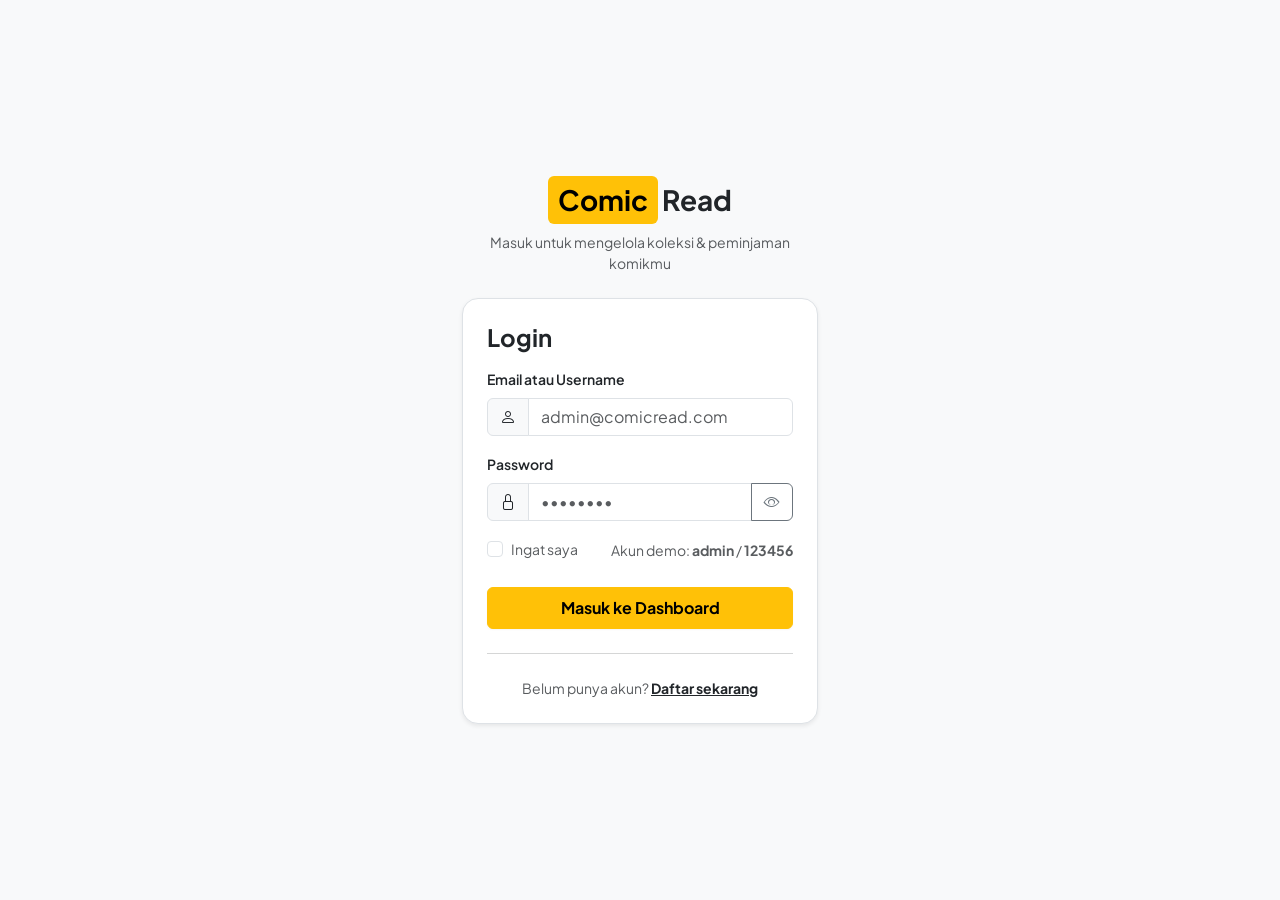
<file: index.html>
<!DOCTYPE html>
<html lang="id">

<head>
    <meta charset="UTF-8">
    <meta name="viewport" content="width=device-width, initial-scale=1.0">
    <title>Dashboard - Comic Read</title>
    <link href="https://cdn.jsdelivr.net/npm/bootstrap@5.3.3/dist/css/bootstrap.min.css" rel="stylesheet">
    <link href="https://cdn.jsdelivr.net/npm/bootstrap-icons@1.11.3/font/bootstrap-icons.min.css" rel="stylesheet">
    <link href="https://fonts.googleapis.com/css2?family=Plus+Jakarta+Sans:wght@400;500;600;700&display=swap"
        rel="stylesheet">
    <link rel="stylesheet" href="style.css">
</head>

<body data-page="dashboard">

    <!-- Navbar -->
    <nav class="navbar navbar-expand-lg navbar-light bg-light-custom border-bottom sticky-top py-2">
        <div class="container-fluid px-3 px-md-4">
            <div class="d-flex align-items-center gap-2">
                <button class="btn btn-outline-secondary d-lg-none" type="button" data-bs-toggle="offcanvas"
                    data-bs-target="#sidebarOffcanvas">
                    <i class="bi bi-list fs-5"></i>
                </button>
                <a class="navbar-brand d-flex align-items-center fw-bold fs-4 m-0" href="index.html">
                    <span class="badge-brand me-1">Comic</span><span class="text-dark">Read</span>
                </a>
            </div>
            <button class="btn btn-outline-secondary btn-sm px-3 py-1 bg-white shadow-xs" id="btnLogout">
                <i class="bi bi-box-arrow-right me-1"></i> Logout
            </button>
        </div>
    </nav>

    <!-- Main Container -->
    <div class="container-fluid px-3 px-md-4 py-4">
        <div class="row g-4">
            <!-- Sidebar -->
            <div class="col-lg-3 col-xl-2">
                <div class="offcanvas-lg offcanvas-start" tabindex="-1" id="sidebarOffcanvas">
                    <div class="offcanvas-header border-bottom">
                        <h5 class="offcanvas-title fw-bold"><span class="badge-brand me-1">Comic</span>Read</h5>
                        <button type="button" class="btn-close" data-bs-dismiss="offcanvas"
                            data-bs-target="#sidebarOffcanvas"></button>
                    </div>
                    <div class="offcanvas-body p-0">
                        <div class="list-group w-100 sidebar-menu shadow-sm rounded-3 overflow-hidden">
                            <a href="index.html" class="list-group-item list-group-item-action active"><i
                                    class="bi bi-grid-1x2-fill me-2"></i> Dashboard</a>
                            <a href="genre.html" class="list-group-item list-group-item-action"><i
                                    class="bi bi-tags-fill me-2"></i> Genre</a>
                            <a href="koleksi.html" class="list-group-item list-group-item-action"><i
                                    class="bi bi-book-half me-2"></i> Koleksi</a>
                            <a href="teman.html" class="list-group-item list-group-item-action"><i
                                    class="bi bi-people-fill me-2"></i> Teman</a>
                            <a href="peminjaman.html" class="list-group-item list-group-item-action"><i
                                    class="bi bi-arrow-left-right me-2"></i> Peminjaman</a>
                            <a href="laporan.html" class="list-group-item list-group-item-action"><i
                                    class="bi bi-file-earmark-bar-graph-fill me-2"></i> Laporan</a>
                        </div>
                    </div>
                </div>
            </div>

            <!-- Konten Dashboard -->
            <div class="col-lg-9 col-xl-10">
                <div class="d-flex justify-content-between align-items-center mb-3">
                    <h3 class="fw-bold text-dark m-0">Dashboard</h3>
                    <span class="text-muted small d-none d-sm-inline" id="currentDate"></span>
                </div>

                <!-- 4 Stat Cards -->
                <div class="row g-3 mb-4">
                    <div class="col-6 col-md-3">
                        <div class="card stat-card h-100">
                            <div class="card-body">
                                <div class="d-flex justify-content-between align-items-start">
                                    <div>
                                        <p class="text-muted small fw-medium mb-1">Total koleksi</p>
                                        <h3 class="fw-bold mb-0" id="stat-total">0</h3>
                                    </div>
                                    <span class="stat-icon bg-warning-subtle text-warning"><i
                                            class="bi bi-journal-bookmark-fill"></i></span>
                                </div>
                            </div>
                        </div>
                    </div>
                    <div class="col-6 col-md-3">
                        <div class="card stat-card h-100">
                            <div class="card-body">
                                <div class="d-flex justify-content-between align-items-start">
                                    <div>
                                        <p class="text-muted small fw-medium mb-1">Tersedia</p>
                                        <h3 class="fw-bold mb-0 text-success" id="stat-tersedia">0</h3>
                                    </div>
                                    <span class="stat-icon bg-success-subtle text-success"><i
                                            class="bi bi-check-circle-fill"></i></span>
                                </div>
                            </div>
                        </div>
                    </div>
                    <div class="col-6 col-md-3">
                        <div class="card stat-card h-100">
                            <div class="card-body">
                                <div class="d-flex justify-content-between align-items-start">
                                    <div>
                                        <p class="text-muted small fw-medium mb-1">Sedang dipinjam</p>
                                        <h3 class="fw-bold mb-0 text-primary" id="stat-dipinjam">0</h3>
                                    </div>
                                    <span class="stat-icon bg-primary-subtle text-primary"><i
                                            class="bi bi-clock-history"></i></span>
                                </div>
                            </div>
                        </div>
                    </div>
                    <div class="col-6 col-md-3">
                        <div class="card stat-card h-100">
                            <div class="card-body">
                                <div class="d-flex justify-content-between align-items-start">
                                    <div>
                                        <p class="text-muted small fw-medium mb-1">Teman</p>
                                        <h3 class="fw-bold mb-0" id="stat-teman">0</h3>
                                    </div>
                                    <span class="stat-icon bg-secondary-subtle text-secondary"><i
                                            class="bi bi-person-hearts"></i></span>
                                </div>
                            </div>
                        </div>
                    </div>
                </div>

                <!-- Tabel Sedang Dipinjam -->
                <div class="card border shadow-xs rounded-3 overflow-hidden">
                    <div
                        class="card-header bg-light-custom py-2 px-3 border-bottom d-flex justify-content-between align-items-center">
                        <span class="fw-semibold text-secondary small">Sedang dipinjam</span>
                        <a href="peminjaman.html" class="btn btn-sm btn-warning fw-medium">+ Catat Pinjaman</a>
                    </div>
                    <div class="table-responsive">
                        <table class="table table-hover align-middle mb-0">
                            <thead class="table-light">
                                <tr>
                                    <th class="ps-3">Koleksi</th>
                                    <th>Teman</th>
                                    <th>Sejak</th>
                                    <th class="text-end pe-3">Aksi</th>
                                </tr>
                            </thead>
                            <tbody id="dashboard-loan-table"></tbody>
                        </table>
                    </div>
                </div>
            </div>
        </div>
    </div>

    <script src="https://cdn.jsdelivr.net/npm/bootstrap@5.3.3/dist/js/bootstrap.bundle.min.js"></script>
    <script src="script.js"></script>
</body>

</html>
</file>
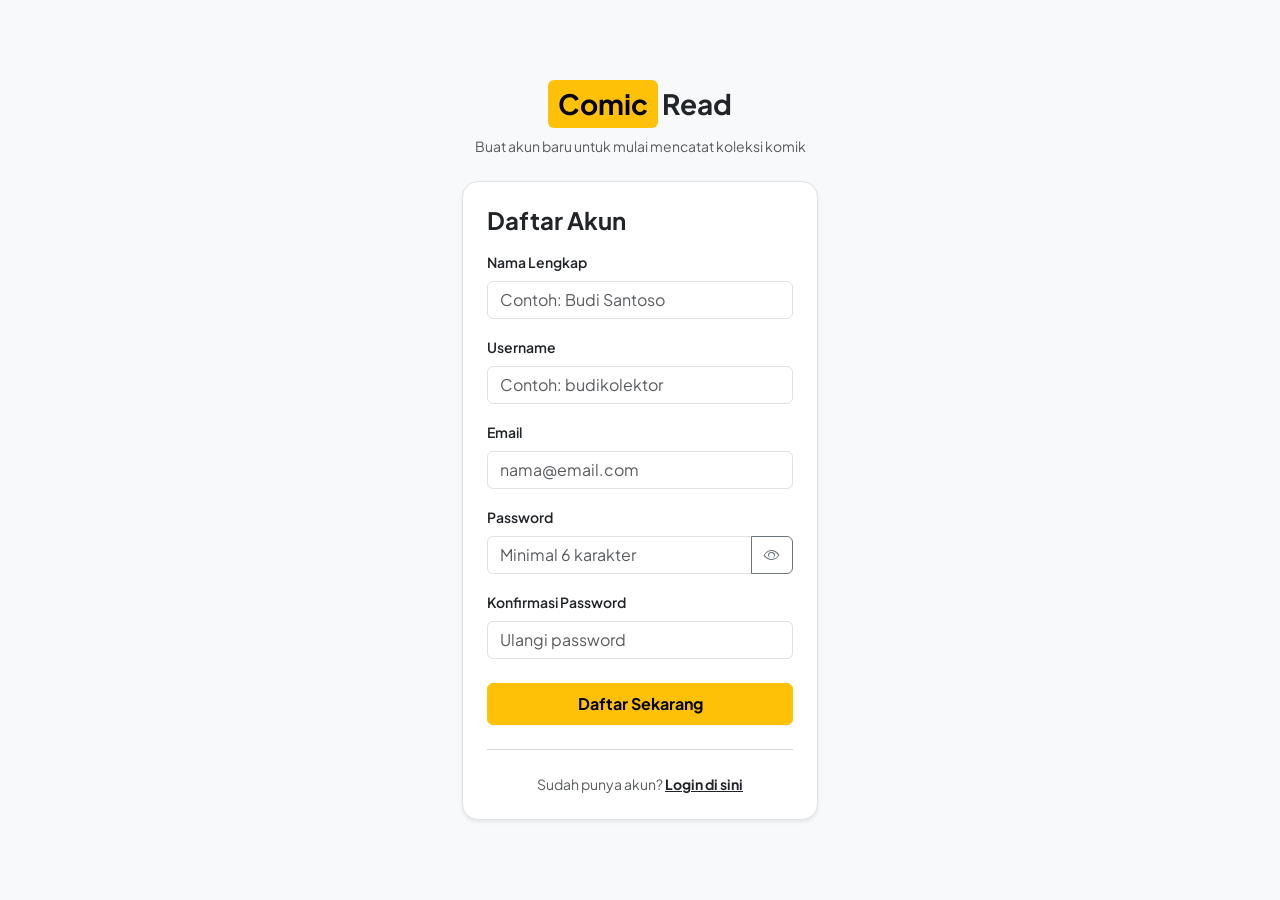
<file: daftar.html>
<!DOCTYPE html>
<html lang="id">

<head>
    <meta charset="UTF-8">
    <meta name="viewport" content="width=device-width, initial-scale=1.0">
    <title>Daftar Akun - Comic Read</title>
    <link href="https://cdn.jsdelivr.net/npm/bootstrap@5.3.3/dist/css/bootstrap.min.css" rel="stylesheet">
    <link href="https://cdn.jsdelivr.net/npm/bootstrap-icons@1.11.3/font/bootstrap-icons.min.css" rel="stylesheet">
    <link href="https://fonts.googleapis.com/css2?family=Plus+Jakarta+Sans:wght@400;500;600;700&display=swap"
        rel="stylesheet">
    <link rel="stylesheet" href="style.css">
</head>

<body data-page="daftar" class="bg-light-custom d-flex align-items-center min-vh-100 py-4">

    <div class="container">
        <div class="row justify-content-center">
            <div class="col-12 col-sm-10 col-md-8 col-lg-5 col-xl-4">

                <!-- Brand Logo -->
                <div class="text-center mb-4">
                    <a href="login.html" class="text-decoration-none d-inline-flex align-items-center fw-bold fs-3">
                        <span class="badge-brand me-1">Comic</span><span class="text-dark">Read</span>
                    </a>
                    <p class="text-muted small mt-2 mb-0">Buat akun baru untuk mulai mencatat koleksi komik</p>
                </div>

                <!-- Card Daftar -->
                <div class="card border shadow-sm rounded-4 p-3 p-md-4 bg-white">
                    <div class="card-body p-0">
                        <h4 class="fw-bold text-dark mb-3">Daftar Akun</h4>

                        <!-- Alert Pesan Error / Sukses -->
                        <div id="authAlert" class="alert d-none py-2 small" role="alert"></div>

                        <form id="formDaftar">
                            <div class="mb-3">
                                <label class="form-label small fw-semibold">Nama Lengkap</label>
                                <input type="text" class="form-control" id="regNama" placeholder="Contoh: Budi Santoso"
                                    required>
                            </div>

                            <div class="mb-3">
                                <label class="form-label small fw-semibold">Username</label>
                                <input type="text" class="form-control" id="regUsername"
                                    placeholder="Contoh: budikolektor" required>
                            </div>

                            <div class="mb-3">
                                <label class="form-label small fw-semibold">Email</label>
                                <input type="email" class="form-control" id="regEmail" placeholder="nama@email.com"
                                    required>
                            </div>

                            <div class="mb-3">
                                <label class="form-label small fw-semibold">Password</label>
                                <div class="input-group">
                                    <input type="password" class="form-control" id="regPassword"
                                        placeholder="Minimal 6 karakter" minlength="6" required>
                                    <button class="btn btn-outline-secondary" type="button" id="togglePassword">
                                        <i class="bi bi-eye"></i>
                                    </button>
                                </div>
                            </div>

                            <div class="mb-4">
                                <label class="form-label small fw-semibold">Konfirmasi Password</label>
                                <input type="password" class="form-control" id="regConfirmPassword"
                                    placeholder="Ulangi password" minlength="6" required>
                            </div>

                            <button type="submit" class="btn btn-warning w-100 fw-bold py-2 shadow-xs">
                                Daftar Sekarang
                            </button>
                        </form>

                        <hr class="my-4 text-muted">

                        <p class="text-center small text-muted mb-0">
                            Sudah punya akun?
                            <a href="login.html" class="fw-bold text-dark text-decoration-underline">Login di sini</a>
                        </p>
                    </div>
                </div>

            </div>
        </div>
    </div>

    <script src="https://cdn.jsdelivr.net/npm/bootstrap@5.3.3/dist/js/bootstrap.bundle.min.js"></script>
    <script src="script.js"></script>
</body>

</html>
</file>
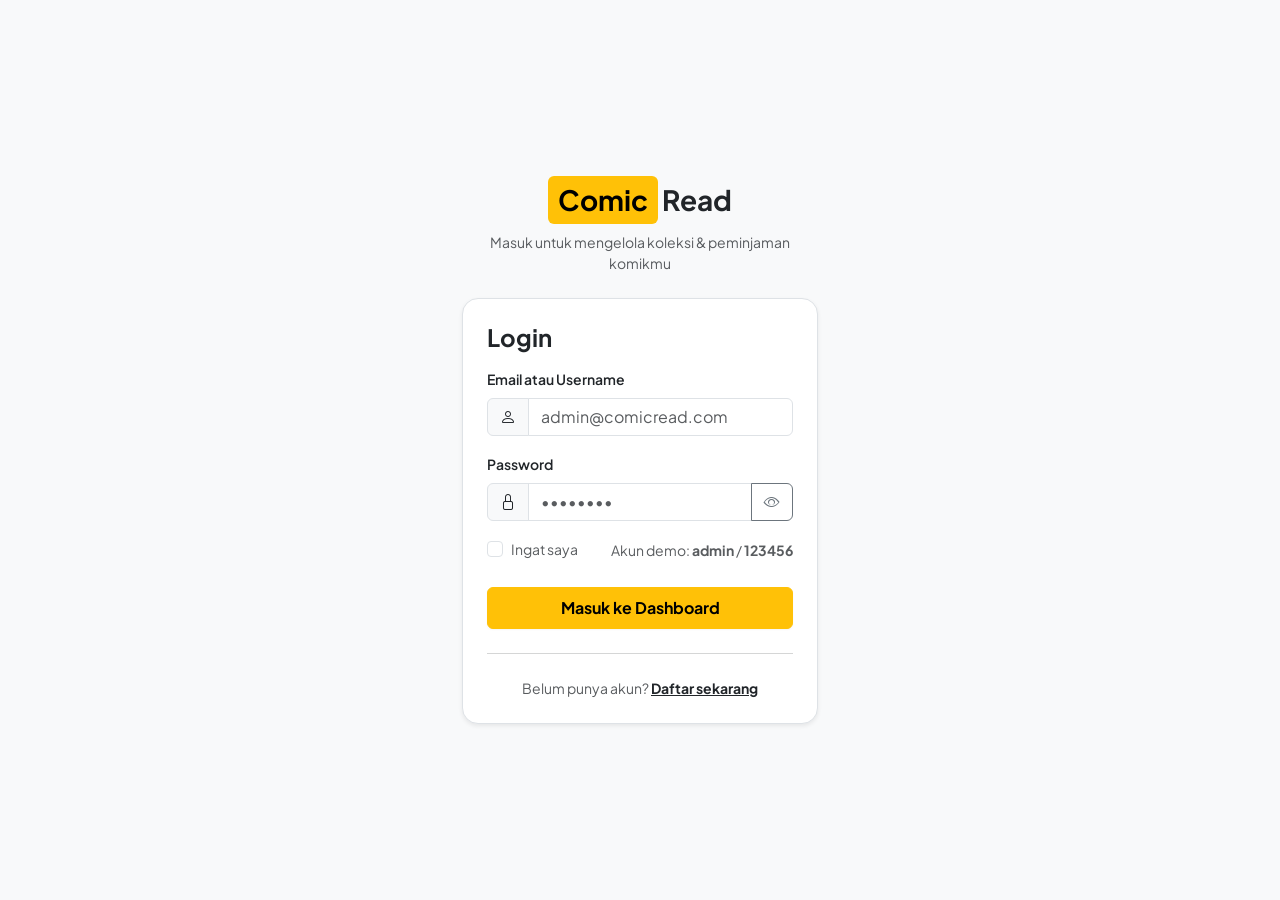
<file: genre.html>
<!DOCTYPE html>
<html lang="id">

<head>
    <meta charset="UTF-8">
    <meta name="viewport" content="width=device-width, initial-scale=1.0">
    <title>Genre - Comic Read</title>
    <link href="https://cdn.jsdelivr.net/npm/bootstrap@5.3.3/dist/css/bootstrap.min.css" rel="stylesheet">
    <link href="https://cdn.jsdelivr.net/npm/bootstrap-icons@1.11.3/font/bootstrap-icons.min.css" rel="stylesheet">
    <link href="https://fonts.googleapis.com/css2?family=Plus+Jakarta+Sans:wght@400;500;600;700&display=swap"
        rel="stylesheet">
    <link rel="stylesheet" href="style.css">
</head>

<body data-page="genre">

    <!-- Navbar -->
    <nav class="navbar navbar-expand-lg navbar-light bg-light-custom border-bottom sticky-top py-2">
        <div class="container-fluid px-3 px-md-4">
            <div class="d-flex align-items-center gap-2">
                <button class="btn btn-outline-secondary d-lg-none" type="button" data-bs-toggle="offcanvas"
                    data-bs-target="#sidebarOffcanvas">
                    <i class="bi bi-list fs-5"></i>
                </button>
                <a class="navbar-brand d-flex align-items-center fw-bold fs-4 m-0" href="index.html">
                    <span class="badge-brand me-1">Comic</span><span class="text-dark">Read</span>
                </a>
            </div>
            <button class="btn btn-outline-secondary btn-sm px-3 py-1 bg-white shadow-xs" id="btnLogout">
                <i class="bi bi-box-arrow-right me-1"></i> Logout
            </button>
        </div>
    </nav>

    <!-- Main Container -->
    <div class="container-fluid px-3 px-md-4 py-4">
        <div class="row g-4">
            <!-- Sidebar -->
            <div class="col-lg-3 col-xl-2">
                <div class="offcanvas-lg offcanvas-start" tabindex="-1" id="sidebarOffcanvas">
                    <div class="offcanvas-header border-bottom">
                        <h5 class="offcanvas-title fw-bold"><span class="badge-brand me-1">Comic</span>Read</h5>
                        <button type="button" class="btn-close" data-bs-dismiss="offcanvas"
                            data-bs-target="#sidebarOffcanvas"></button>
                    </div>
                    <div class="offcanvas-body p-0">
                        <div class="list-group w-100 sidebar-menu shadow-sm rounded-3 overflow-hidden">
                            <a href="index.html" class="list-group-item list-group-item-action"><i
                                    class="bi bi-grid-1x2-fill me-2"></i> Dashboard</a>
                            <a href="genre.html" class="list-group-item list-group-item-action active"><i
                                    class="bi bi-tags-fill me-2"></i> Genre</a>
                            <a href="koleksi.html" class="list-group-item list-group-item-action"><i
                                    class="bi bi-book-half me-2"></i> Koleksi</a>
                            <a href="teman.html" class="list-group-item list-group-item-action"><i
                                    class="bi bi-people-fill me-2"></i> Teman</a>
                            <a href="peminjaman.html" class="list-group-item list-group-item-action"><i
                                    class="bi bi-arrow-left-right me-2"></i> Peminjaman</a>
                            <a href="laporan.html" class="list-group-item list-group-item-action"><i
                                    class="bi bi-file-earmark-bar-graph-fill me-2"></i> Laporan</a>
                        </div>
                    </div>
                </div>
            </div>

            <!-- Konten Genre -->
            <div class="col-lg-9 col-xl-10">
                <div class="d-flex flex-wrap justify-content-between align-items-center gap-2 mb-3">
                    <h3 class="fw-bold text-dark m-0">Manajemen Genre</h3>
                    <button class="btn btn-warning fw-semibold" data-bs-toggle="modal" data-bs-target="#modalGenre">
                        <i class="bi bi-plus-lg me-1"></i> Tambah Genre
                    </button>
                </div>
                <div class="card border shadow-xs rounded-3 overflow-hidden">
                    <div class="table-responsive">
                        <table class="table table-hover align-middle mb-0">
                            <thead class="table-light">
                                <tr>
                                    <th class="ps-3" width="60">#</th>
                                    <th>Nama Genre</th>
                                    <th>Jumlah Koleksi</th>
                                    <th class="text-end pe-3">Aksi</th>
                                </tr>
                            </thead>
                            <tbody id="table-genre"></tbody>
                        </table>
                    </div>
                </div>
            </div>
        </div>
    </div>

    <!-- Modal Tambah Genre -->
    <div class="modal fade" id="modalGenre" tabindex="-1">
        <div class="modal-dialog modal-dialog-centered">
            <form class="modal-content" id="formGenre">
                <div class="modal-header">
                    <h5 class="modal-title fw-bold">Tambah Genre Baru</h5>
                    <button type="button" class="btn-close" data-bs-dismiss="modal"></button>
                </div>
                <div class="modal-body">
                    <label class="form-label">Nama Genre</label>
                    <input type="text" class="form-control" id="inputGenreNama"
                        placeholder="Contoh: Action, Romance, Slice of Life" required>
                </div>
                <div class="modal-footer">
                    <button type="button" class="btn btn-light" data-bs-dismiss="modal">Batal</button>
                    <button type="submit" class="btn btn-warning fw-semibold">Simpan</button>
                </div>
            </form>
        </div>
    </div>

    <script src="https://cdn.jsdelivr.net/npm/bootstrap@5.3.3/dist/js/bootstrap.bundle.min.js"></script>
    <script src="script.js"></script>
</body>

</html>
</file>
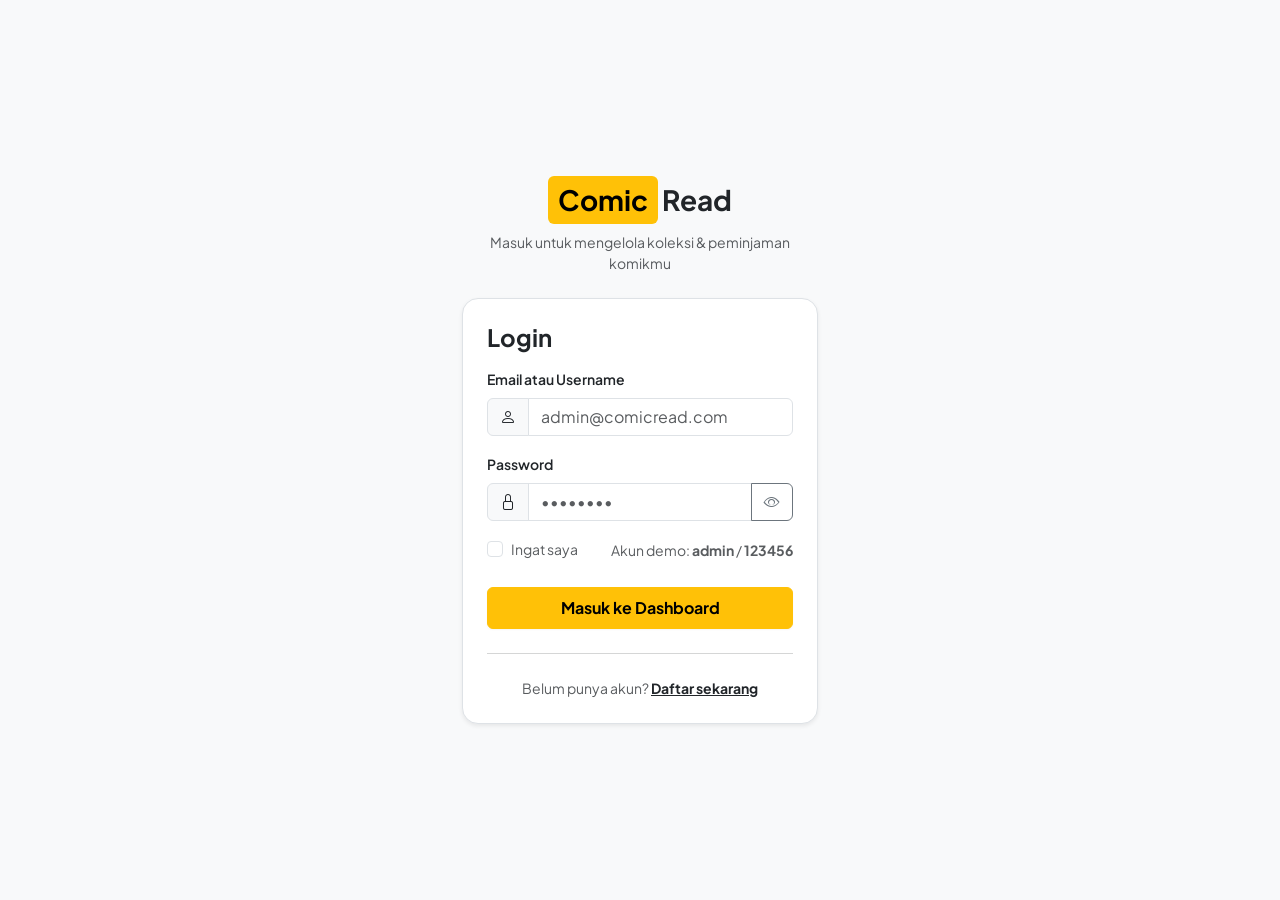
<file: koleksi.html>
<!DOCTYPE html>
<html lang="id">

<head>
    <meta charset="UTF-8">
    <meta name="viewport" content="width=device-width, initial-scale=1.0">
    <title>Koleksi - Comic Read</title>
    <link href="https://cdn.jsdelivr.net/npm/bootstrap@5.3.3/dist/css/bootstrap.min.css" rel="stylesheet">
    <link href="https://cdn.jsdelivr.net/npm/bootstrap-icons@1.11.3/font/bootstrap-icons.min.css" rel="stylesheet">
    <link href="https://fonts.googleapis.com/css2?family=Plus+Jakarta+Sans:wght@400;500;600;700&display=swap"
        rel="stylesheet">
    <link rel="stylesheet" href="style.css">
</head>

<body data-page="koleksi">

    <!-- Navbar -->
    <nav class="navbar navbar-expand-lg navbar-light bg-light-custom border-bottom sticky-top py-2">
        <div class="container-fluid px-3 px-md-4">
            <div class="d-flex align-items-center gap-2">
                <button class="btn btn-outline-secondary d-lg-none" type="button" data-bs-toggle="offcanvas"
                    data-bs-target="#sidebarOffcanvas">
                    <i class="bi bi-list fs-5"></i>
                </button>
                <a class="navbar-brand d-flex align-items-center fw-bold fs-4 m-0" href="index.html">
                    <span class="badge-brand me-1">Comic</span><span class="text-dark">Read</span>
                </a>
            </div>
            <button class="btn btn-outline-secondary btn-sm px-3 py-1 bg-white shadow-xs" id="btnLogout">
                <i class="bi bi-box-arrow-right me-1"></i> Logout
            </button>
        </div>
    </nav>

    <!-- Main Container -->
    <div class="container-fluid px-3 px-md-4 py-4">
        <div class="row g-4">
            <!-- Sidebar -->
            <div class="col-lg-3 col-xl-2">
                <div class="offcanvas-lg offcanvas-start" tabindex="-1" id="sidebarOffcanvas">
                    <div class="offcanvas-header border-bottom">
                        <h5 class="offcanvas-title fw-bold"><span class="badge-brand me-1">Comic</span>Read</h5>
                        <button type="button" class="btn-close" data-bs-dismiss="offcanvas"
                            data-bs-target="#sidebarOffcanvas"></button>
                    </div>
                    <div class="offcanvas-body p-0">
                        <div class="list-group w-100 sidebar-menu shadow-sm rounded-3 overflow-hidden">
                            <a href="index.html" class="list-group-item list-group-item-action"><i
                                    class="bi bi-grid-1x2-fill me-2"></i> Dashboard</a>
                            <a href="genre.html" class="list-group-item list-group-item-action"><i
                                    class="bi bi-tags-fill me-2"></i> Genre</a>
                            <a href="koleksi.html" class="list-group-item list-group-item-action active"><i
                                    class="bi bi-book-half me-2"></i> Koleksi</a>
                            <a href="teman.html" class="list-group-item list-group-item-action"><i
                                    class="bi bi-people-fill me-2"></i> Teman</a>
                            <a href="peminjaman.html" class="list-group-item list-group-item-action"><i
                                    class="bi bi-arrow-left-right me-2"></i> Peminjaman</a>
                            <a href="laporan.html" class="list-group-item list-group-item-action"><i
                                    class="bi bi-file-earmark-bar-graph-fill me-2"></i> Laporan</a>
                        </div>
                    </div>
                </div>
            </div>

            <!-- Konten Koleksi -->
            <div class="col-lg-9 col-xl-10">
                <div class="d-flex flex-wrap justify-content-between align-items-center gap-2 mb-3">
                    <h3 class="fw-bold text-dark m-0">Daftar Koleksi Komik & Novel</h3>
                    <button class="btn btn-warning fw-semibold" data-bs-toggle="modal" data-bs-target="#modalKoleksi">
                        <i class="bi bi-plus-lg me-1"></i> Tambah Koleksi
                    </button>
                </div>
                <div class="card border shadow-xs rounded-3 overflow-hidden">
                    <div class="card-body border-bottom bg-light-custom py-2">
                        <div class="row g-2">
                            <div class="col-md-6">
                                <input type="text" id="searchKoleksi" class="form-control form-control-sm"
                                    placeholder="Cari judul atau tipe...">
                            </div>
                            <div class="col-md-3">
                                <select id="filterGenre" class="form-select form-select-sm">
                                    <option value="">Semua Genre</option>
                                </select>
                            </div>
                            <div class="col-md-3">
                                <select id="filterStatus" class="form-select form-select-sm">
                                    <option value="">Semua Status</option>
                                    <option value="Tersedia">Tersedia</option>
                                    <option value="Dipinjam">Sedang Dipinjam</option>
                                </select>
                            </div>
                        </div>
                    </div>
                    <div class="table-responsive">
                        <table class="table table-hover align-middle mb-0">
                            <thead class="table-light">
                                <tr>
                                    <th class="ps-3">Judul</th>
                                    <th>Genre</th>
                                    <th>Volume/Tipe</th>
                                    <th>Status</th>
                                    <th class="text-end pe-3">Aksi</th>
                                </tr>
                            </thead>
                            <tbody id="table-koleksi"></tbody>
                        </table>
                    </div>
                </div>
            </div>
        </div>
    </div>

    <!-- Modal Tambah Koleksi -->
    <div class="modal fade" id="modalKoleksi" tabindex="-1">
        <div class="modal-dialog modal-dialog-centered">
            <form class="modal-content" id="formKoleksi">
                <div class="modal-header">
                    <h5 class="modal-title fw-bold">Tambah Koleksi Baru</h5>
                    <button type="button" class="btn-close" data-bs-dismiss="modal"></button>
                </div>
                <div class="modal-body">
                    <div class="mb-3">
                        <label class="form-label">Judul Komik / Novel</label>
                        <input type="text" class="form-control" id="inputKoleksiJudul"
                            placeholder="Contoh: One Piece Vol. 100" required>
                    </div>
                    <div class="mb-3">
                        <label class="form-label">Genre</label>
                        <select class="form-select" id="inputKoleksiGenre" required></select>
                    </div>
                    <div class="mb-3">
                        <label class="form-label">Tipe / Keterangan</label>
                        <input type="text" class="form-control" id="inputKoleksiTipe"
                            placeholder="Contoh: Manga / Light Novel" required>
                    </div>
                </div>
                <div class="modal-footer">
                    <button type="button" class="btn btn-light" data-bs-dismiss="modal">Batal</button>
                    <button type="submit" class="btn btn-warning fw-semibold">Simpan</button>
                </div>
            </form>
        </div>
    </div>

    <script src="https://cdn.jsdelivr.net/npm/bootstrap@5.3.3/dist/js/bootstrap.bundle.min.js"></script>
    <script src="script.js"></script>
</body>

</html>
</file>
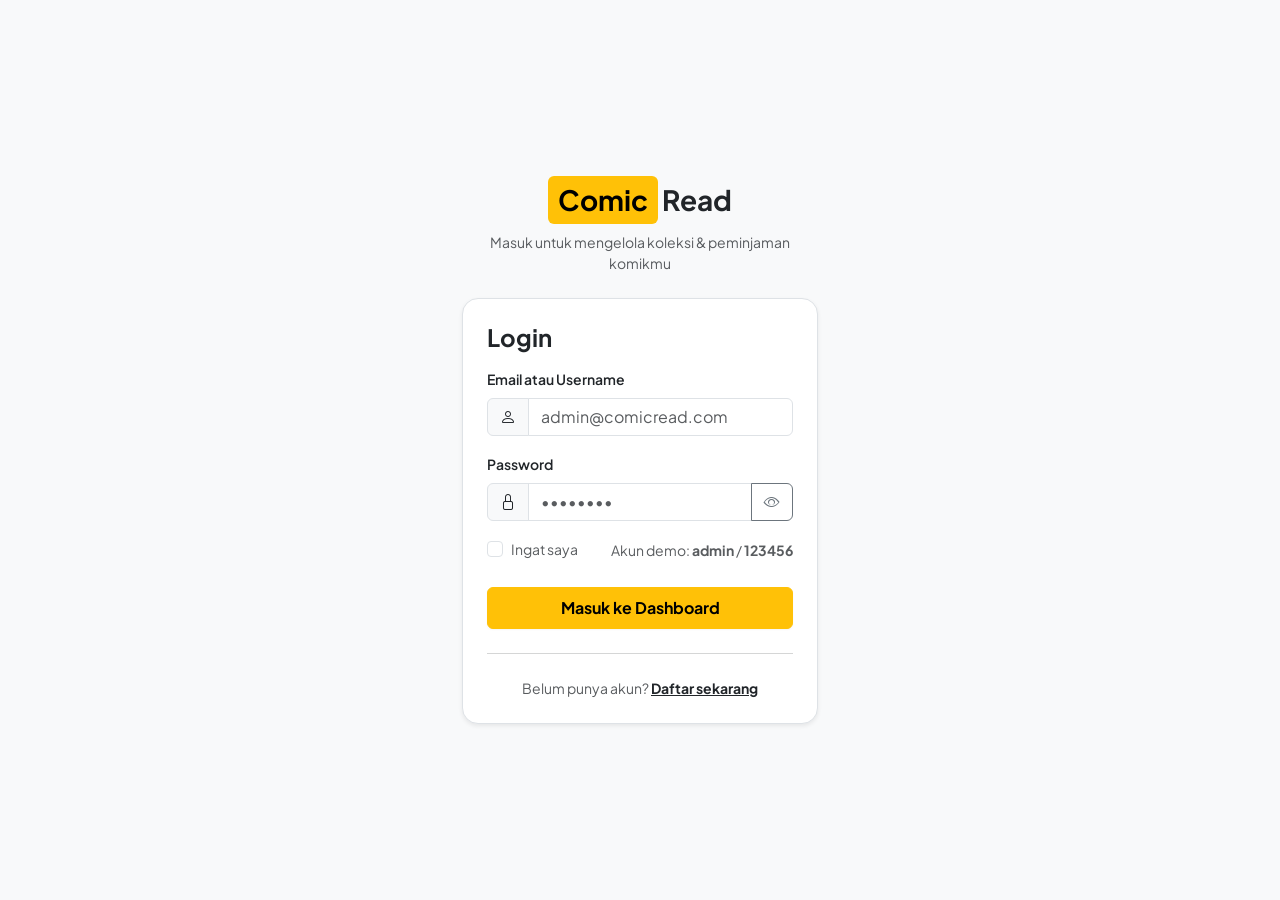
<file: login.html>
<!DOCTYPE html>
<html lang="id">

<head>
    <meta charset="UTF-8">
    <meta name="viewport" content="width=device-width, initial-scale=1.0">
    <title>Login - Comic Read</title>
    <link href="https://cdn.jsdelivr.net/npm/bootstrap@5.3.3/dist/css/bootstrap.min.css" rel="stylesheet">
    <link href="https://cdn.jsdelivr.net/npm/bootstrap-icons@1.11.3/font/bootstrap-icons.min.css" rel="stylesheet">
    <link href="https://fonts.googleapis.com/css2?family=Plus+Jakarta+Sans:wght@400;500;600;700&display=swap"
        rel="stylesheet">
    <link rel="stylesheet" href="style.css">
</head>

<body data-page="login" class="bg-light-custom d-flex align-items-center min-vh-100 py-4">

    <div class="container">
        <div class="row justify-content-center">
            <div class="col-12 col-sm-9 col-md-7 col-lg-5 col-xl-4">

                <!-- Brand Logo -->
                <div class="text-center mb-4">
                    <a href="login.html" class="text-decoration-none d-inline-flex align-items-center fw-bold fs-3">
                        <span class="badge-brand me-1">Comic</span><span class="text-dark">Read</span>
                    </a>
                    <p class="text-muted small mt-2 mb-0">Masuk untuk mengelola koleksi & peminjaman komikmu</p>
                </div>

                <!-- Card Login -->
                <div class="card border shadow-sm rounded-4 p-3 p-md-4 bg-white">
                    <div class="card-body p-0">
                        <h4 class="fw-bold text-dark mb-3">Login</h4>

                        <!-- Alert Pesan Error / Sukses -->
                        <div id="authAlert" class="alert d-none py-2 small" role="alert"></div>

                        <form id="formLogin">
                            <div class="mb-3">
                                <label class="form-label small fw-semibold">Email atau Username</label>
                                <div class="input-group">
                                    <span class="input-group-text bg-light"><i class="bi bi-person"></i></span>
                                    <input type="text" class="form-control" id="loginIdentity"
                                        placeholder="admin@comicread.com" required>
                                </div>
                            </div>

                            <div class="mb-3">
                                <label class="form-label small fw-semibold">Password</label>
                                <div class="input-group">
                                    <span class="input-group-text bg-light"><i class="bi bi-lock"></i></span>
                                    <input type="password" class="form-control" id="loginPassword"
                                        placeholder="••••••••" required>
                                    <button class="btn btn-outline-secondary" type="button" id="togglePassword">
                                        <i class="bi bi-eye"></i>
                                    </button>
                                </div>
                            </div>

                            <div class="d-flex justify-content-between align-items-center mb-4">
                                <div class="form-check">
                                    <input class="form-check-input" type="checkbox" id="rememberMe">
                                    <label class="form-check-label small text-muted" for="rememberMe">Ingat saya</label>
                                </div>
                                <span class="small text-muted">Akun demo: <b>admin</b> / <b>123456</b></span>
                            </div>

                            <button type="submit" class="btn btn-warning w-100 fw-bold py-2 shadow-xs">
                                Masuk ke Dashboard
                            </button>
                        </form>

                        <hr class="my-4 text-muted">

                        <p class="text-center small text-muted mb-0">
                            Belum punya akun?
                            <a href="daftar.html" class="fw-bold text-dark text-decoration-underline">Daftar
                                sekarang</a>
                        </p>
                    </div>
                </div>

            </div>
        </div>
    </div>

    <script src="https://cdn.jsdelivr.net/npm/bootstrap@5.3.3/dist/js/bootstrap.bundle.min.js"></script>
    <script src="script.js"></script>
</body>

</html>
</file>
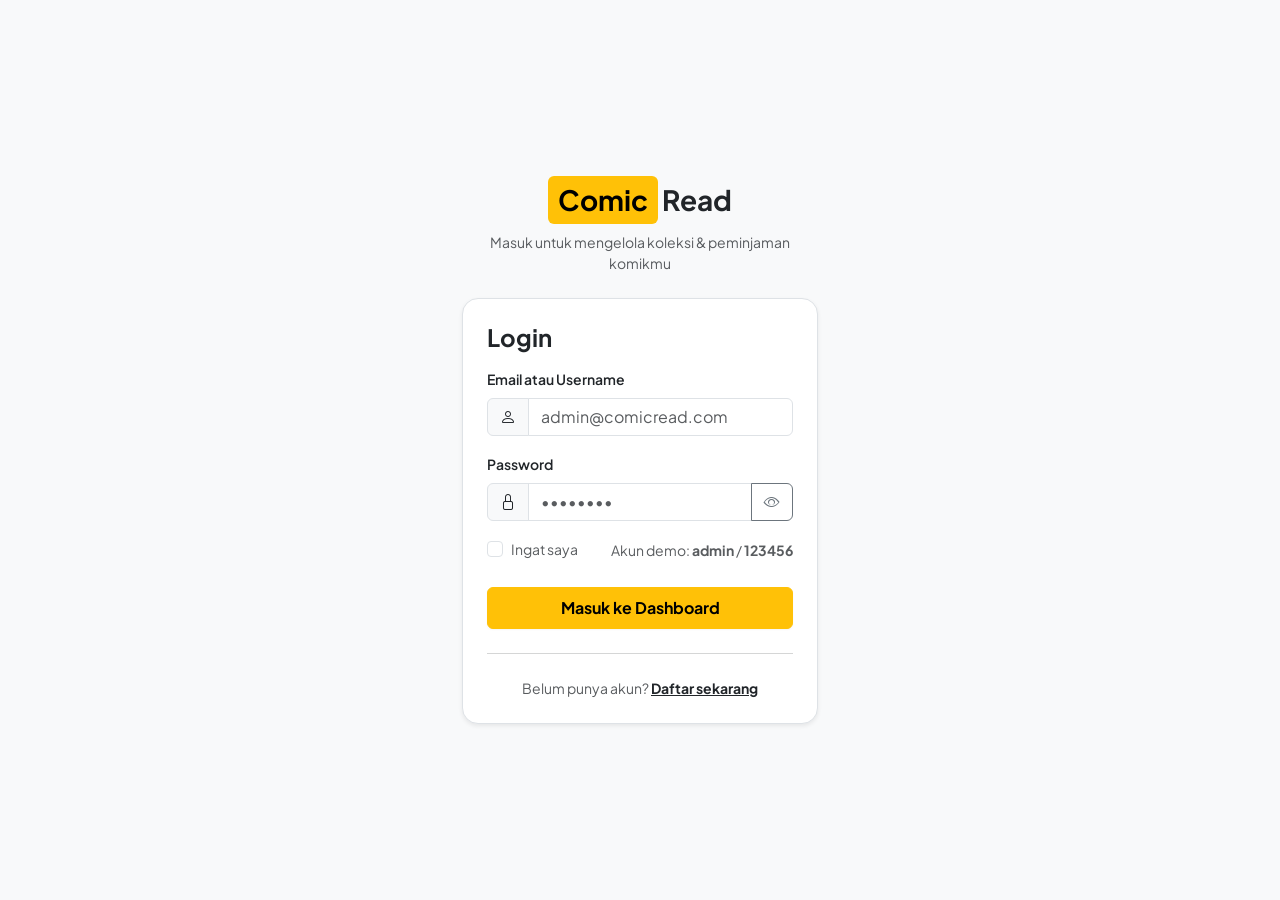
<file: peminjaman.html>
<!DOCTYPE html>
<html lang="id">

<head>
    <meta charset="UTF-8">
    <meta name="viewport" content="width=device-width, initial-scale=1.0">
    <title>Peminjaman - Comic Read</title>
    <link href="https://cdn.jsdelivr.net/npm/bootstrap@5.3.3/dist/css/bootstrap.min.css" rel="stylesheet">
    <link href="https://cdn.jsdelivr.net/npm/bootstrap-icons@1.11.3/font/bootstrap-icons.min.css" rel="stylesheet">
    <link href="https://fonts.googleapis.com/css2?family=Plus+Jakarta+Sans:wght@400;500;600;700&display=swap"
        rel="stylesheet">
    <link rel="stylesheet" href="style.css">
</head>

<body data-page="peminjaman">

    <!-- Navbar -->
    <nav class="navbar navbar-expand-lg navbar-light bg-light-custom border-bottom sticky-top py-2">
        <div class="container-fluid px-3 px-md-4">
            <div class="d-flex align-items-center gap-2">
                <button class="btn btn-outline-secondary d-lg-none" type="button" data-bs-toggle="offcanvas"
                    data-bs-target="#sidebarOffcanvas">
                    <i class="bi bi-list fs-5"></i>
                </button>
                <a class="navbar-brand d-flex align-items-center fw-bold fs-4 m-0" href="index.html">
                    <span class="badge-brand me-1">Comic</span><span class="text-dark">Read</span>
                </a>
            </div>
            <button class="btn btn-outline-secondary btn-sm px-3 py-1 bg-white shadow-xs" id="btnLogout">
                <i class="bi bi-box-arrow-right me-1"></i> Logout
            </button>
        </div>
    </nav>

    <!-- Main Container -->
    <div class="container-fluid px-3 px-md-4 py-4">
        <div class="row g-4">
            <!-- Sidebar -->
            <div class="col-lg-3 col-xl-2">
                <div class="offcanvas-lg offcanvas-start" tabindex="-1" id="sidebarOffcanvas">
                    <div class="offcanvas-header border-bottom">
                        <h5 class="offcanvas-title fw-bold"><span class="badge-brand me-1">Comic</span>Read</h5>
                        <button type="button" class="btn-close" data-bs-dismiss="offcanvas"
                            data-bs-target="#sidebarOffcanvas"></button>
                    </div>
                    <div class="offcanvas-body p-0">
                        <div class="list-group w-100 sidebar-menu shadow-sm rounded-3 overflow-hidden">
                            <a href="index.html" class="list-group-item list-group-item-action"><i
                                    class="bi bi-grid-1x2-fill me-2"></i> Dashboard</a>
                            <a href="genre.html" class="list-group-item list-group-item-action"><i
                                    class="bi bi-tags-fill me-2"></i> Genre</a>
                            <a href="koleksi.html" class="list-group-item list-group-item-action"><i
                                    class="bi bi-book-half me-2"></i> Koleksi</a>
                            <a href="teman.html" class="list-group-item list-group-item-action"><i
                                    class="bi bi-people-fill me-2"></i> Teman</a>
                            <a href="peminjaman.html" class="list-group-item list-group-item-action active"><i
                                    class="bi bi-arrow-left-right me-2"></i> Peminjaman</a>
                            <a href="laporan.html" class="list-group-item list-group-item-action"><i
                                    class="bi bi-file-earmark-bar-graph-fill me-2"></i> Laporan</a>
                        </div>
                    </div>
                </div>
            </div>

            <!-- Konten Peminjaman -->
            <div class="col-lg-9 col-xl-10">
                <div class="d-flex flex-wrap justify-content-between align-items-center gap-2 mb-3">
                    <h3 class="fw-bold text-dark m-0">Transaksi Peminjaman</h3>
                    <button class="btn btn-warning fw-semibold" data-bs-toggle="modal" data-bs-target="#modalPinjam">
                        <i class="bi bi-plus-lg me-1"></i> Peminjaman Baru
                    </button>
                </div>
                <div class="card border shadow-xs rounded-3 overflow-hidden">
                    <div class="table-responsive">
                        <table class="table table-hover align-middle mb-0">
                            <thead class="table-light">
                                <tr>
                                    <th class="ps-3">Koleksi</th>
                                    <th>Peminjam (Teman)</th>
                                    <th>Tanggal Pinjam</th>
                                    <th>Status</th>
                                    <th class="text-end pe-3">Aksi</th>
                                </tr>
                            </thead>
                            <tbody id="table-peminjaman"></tbody>
                        </table>
                    </div>
                </div>
            </div>
        </div>
    </div>

    <!-- Modal Peminjaman Baru -->
    <div class="modal fade" id="modalPinjam" tabindex="-1">
        <div class="modal-dialog modal-dialog-centered">
            <form class="modal-content" id="formPinjam">
                <div class="modal-header">
                    <h5 class="modal-title fw-bold">Catat Peminjaman</h5>
                    <button type="button" class="btn-close" data-bs-dismiss="modal"></button>
                </div>
                <div class="modal-body">
                    <div class="mb-3">
                        <label class="form-label">Pilih Koleksi (Hanya yang Tersedia)</label>
                        <select class="form-select" id="inputPinjamKoleksi" required></select>
                    </div>
                    <div class="mb-3">
                        <label class="form-label">Pilih Teman</label>
                        <select class="form-select" id="inputPinjamTeman" required></select>
                    </div>
                    <div class="mb-3">
                        <label class="form-label">Tanggal Pinjam</label>
                        <input type="date" class="form-control" id="inputPinjamTanggal" required>
                    </div>
                </div>
                <div class="modal-footer">
                    <button type="button" class="btn btn-light" data-bs-dismiss="modal">Batal</button>
                    <button type="submit" class="btn btn-warning fw-semibold">Proses Pinjam</button>
                </div>
            </form>
        </div>
    </div>

    <script src="https://cdn.jsdelivr.net/npm/bootstrap@5.3.3/dist/js/bootstrap.bundle.min.js"></script>
    <script src="script.js"></script>
</body>

</html>
</file>
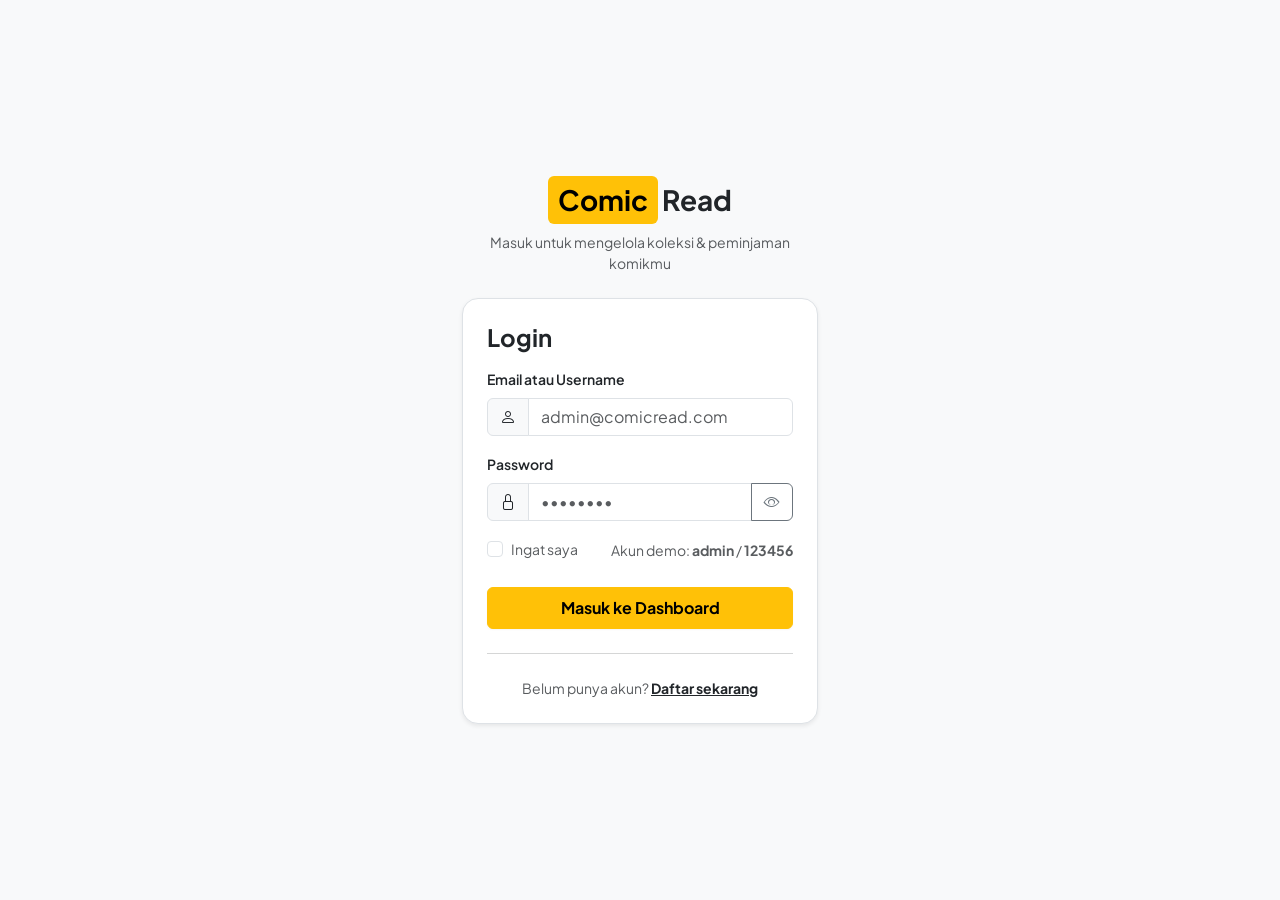
<file: teman.html>
<!DOCTYPE html>
<html lang="id">

<head>
    <meta charset="UTF-8">
    <meta name="viewport" content="width=device-width, initial-scale=1.0">
    <title>Teman - Comic Read</title>
    <link href="https://cdn.jsdelivr.net/npm/bootstrap@5.3.3/dist/css/bootstrap.min.css" rel="stylesheet">
    <link href="https://cdn.jsdelivr.net/npm/bootstrap-icons@1.11.3/font/bootstrap-icons.min.css" rel="stylesheet">
    <link href="https://fonts.googleapis.com/css2?family=Plus+Jakarta+Sans:wght@400;500;600;700&display=swap"
        rel="stylesheet">
    <link rel="stylesheet" href="style.css">
</head>

<body data-page="teman">

    <!-- Navbar -->
    <nav class="navbar navbar-expand-lg navbar-light bg-light-custom border-bottom sticky-top py-2">
        <div class="container-fluid px-3 px-md-4">
            <div class="d-flex align-items-center gap-2">
                <button class="btn btn-outline-secondary d-lg-none" type="button" data-bs-toggle="offcanvas"
                    data-bs-target="#sidebarOffcanvas">
                    <i class="bi bi-list fs-5"></i>
                </button>
                <a class="navbar-brand d-flex align-items-center fw-bold fs-4 m-0" href="index.html">
                    <span class="badge-brand me-1">Comic</span><span class="text-dark">Read</span>
                </a>
            </div>
            <button class="btn btn-outline-secondary btn-sm px-3 py-1 bg-white shadow-xs" id="btnLogout">
                <i class="bi bi-box-arrow-right me-1"></i> Logout
            </button>
        </div>
    </nav>

    <!-- Main Container -->
    <div class="container-fluid px-3 px-md-4 py-4">
        <div class="row g-4">
            <!-- Sidebar -->
            <div class="col-lg-3 col-xl-2">
                <div class="offcanvas-lg offcanvas-start" tabindex="-1" id="sidebarOffcanvas">
                    <div class="offcanvas-header border-bottom">
                        <h5 class="offcanvas-title fw-bold"><span class="badge-brand me-1">Comic</span>Read</h5>
                        <button type="button" class="btn-close" data-bs-dismiss="offcanvas"
                            data-bs-target="#sidebarOffcanvas"></button>
                    </div>
                    <div class="offcanvas-body p-0">
                        <div class="list-group w-100 sidebar-menu shadow-sm rounded-3 overflow-hidden">
                            <a href="index.html" class="list-group-item list-group-item-action"><i
                                    class="bi bi-grid-1x2-fill me-2"></i> Dashboard</a>
                            <a href="genre.html" class="list-group-item list-group-item-action"><i
                                    class="bi bi-tags-fill me-2"></i> Genre</a>
                            <a href="koleksi.html" class="list-group-item list-group-item-action"><i
                                    class="bi bi-book-half me-2"></i> Koleksi</a>
                            <a href="teman.html" class="list-group-item list-group-item-action active"><i
                                    class="bi bi-people-fill me-2"></i> Teman</a>
                            <a href="peminjaman.html" class="list-group-item list-group-item-action"><i
                                    class="bi bi-arrow-left-right me-2"></i> Peminjaman</a>
                            <a href="laporan.html" class="list-group-item list-group-item-action"><i
                                    class="bi bi-file-earmark-bar-graph-fill me-2"></i> Laporan</a>
                        </div>
                    </div>
                </div>
            </div>

            <!-- Konten Teman -->
            <div class="col-lg-9 col-xl-10">
                <div class="d-flex flex-wrap justify-content-between align-items-center gap-2 mb-3">
                    <h3 class="fw-bold text-dark m-0">Daftar Teman</h3>
                    <button class="btn btn-warning fw-semibold" data-bs-toggle="modal" data-bs-target="#modalTeman">
                        <i class="bi bi-person-plus-fill me-1"></i> Tambah Teman
                    </button>
                </div>
                <div class="card border shadow-xs rounded-3 overflow-hidden">
                    <div class="table-responsive">
                        <table class="table table-hover align-middle mb-0">
                            <thead class="table-light">
                                <tr>
                                    <th class="ps-3">#</th>
                                    <th>Nama Teman</th>
                                    <th>No. HP / Kontak</th>
                                    <th>Buku Dipinjam</th>
                                    <th class="text-end pe-3">Aksi</th>
                                </tr>
                            </thead>
                            <tbody id="table-teman"></tbody>
                        </table>
                    </div>
                </div>
            </div>
        </div>
    </div>

    <!-- Modal Tambah Teman -->
    <div class="modal fade" id="modalTeman" tabindex="-1">
        <div class="modal-dialog modal-dialog-centered">
            <form class="modal-content" id="formTeman">
                <div class="modal-header">
                    <h5 class="modal-title fw-bold">Tambah Data Teman</h5>
                    <button type="button" class="btn-close" data-bs-dismiss="modal"></button>
                </div>
                <div class="modal-body">
                    <div class="mb-3">
                        <label class="form-label">Nama Lengkap</label>
                        <input type="text" class="form-control" id="inputTemanNama" placeholder="Nama teman" required>
                    </div>
                    <div class="mb-3">
                        <label class="form-label">No. WhatsApp / Kontak</label>
                        <input type="text" class="form-control" id="inputTemanKontak" placeholder="0812xxxx" required>
                    </div>
                </div>
                <div class="modal-footer">
                    <button type="button" class="btn btn-light" data-bs-dismiss="modal">Batal</button>
                    <button type="submit" class="btn btn-warning fw-semibold">Simpan</button>
                </div>
            </form>
        </div>
    </div>

    <script src="https://cdn.jsdelivr.net/npm/bootstrap@5.3.3/dist/js/bootstrap.bundle.min.js"></script>
    <script src="script.js"></script>
</body>

</html>
</file>
<file: style.css>
:root {
    --brand-yellow: #FFC107;
    --brand-yellow-hover: #e5ad06;
    --bg-navbar: #F8F9FA;
    --bg-body: #FFFFFF;
    --border-color: #E2E8F0;
    --text-dark: #1E293B;
}

body {
    font-family: 'Plus Jakarta Sans', -apple-system, BlinkMacSystemFont, sans-serif;
    background-color: var(--bg-body);
    color: var(--text-dark);
}

.bg-light-custom {
    background-color: var(--bg-navbar) !important;
}

.badge-brand {
    background-color: var(--brand-yellow);
    color: #000000;
    padding: 3px 10px;
    border-radius: 6px;
    font-weight: 700;
    display: inline-block;
}

.shadow-xs {
    box-shadow: 0 1px 2px rgba(0, 0, 0, 0.04);
}

/* Tambahan Styling untuk Halaman Login & Daftar */
.form-control:focus,
.form-select:focus {
    border-color: var(--brand-yellow);
    box-shadow: 0 0 0 0.2rem rgba(255, 193, 7, 0.25);
}

.form-check-input:checked {
    background-color: var(--brand-yellow);
    border-color: var(--brand-yellow);
}

/* Sidebar Styling */
.sidebar-menu {
    border: 1px solid var(--border-color);
    background-color: #FFFFFF;
}

.sidebar-menu .list-group-item {
    border: none;
    border-bottom: 1px solid var(--border-color);
    padding: 12px 18px;
    font-size: 0.95rem;
    font-weight: 500;
    color: #334155;
    transition: all 0.2s ease;
    text-decoration: none;
}

.sidebar-menu .list-group-item:last-child {
    border-bottom: none;
}

.sidebar-menu .list-group-item:hover:not(.active) {
    background-color: #FFFBEB;
    color: #000000;
}

.sidebar-menu .list-group-item.active {
    background-color: var(--brand-yellow);
    color: #000000;
    font-weight: 600;
}

/* Dashboard Stat Cards */
.stat-card {
    border: 1px solid var(--border-color);
    border-radius: 10px;
    background-color: #FFFFFF;
    transition: transform 0.15s ease, box-shadow 0.15s ease;
}

.stat-card:hover {
    transform: translateY(-2px);
    box-shadow: 0 6px 15px rgba(0, 0, 0, 0.05);
}

.stat-icon {
    width: 38px;
    height: 38px;
    border-radius: 8px;
    display: inline-flex;
    align-items: center;
    justify-content: center;
    font-size: 1.1rem;
}

.btn-warning {
    background-color: var(--brand-yellow);
    border-color: var(--brand-yellow);
    color: #000000;
}

.btn-warning:hover {
    background-color: var(--brand-yellow-hover);
    border-color: var(--brand-yellow-hover);
    color: #000000;
}

.table> :not(caption)>*>* {
    padding: 0.85rem 0.75rem;
    border-bottom-color: var(--border-color);
}

@media (max-width: 991.98px) {
    .offcanvas-lg {
        max-width: 260px;
    }

    .sidebar-menu {
        border: none;
        border-radius: 0 !important;
        box-shadow: none !important;
    }
}

@media print {

    nav,
    .sidebar-menu,
    .btn {
        display: none !important;
    }

    .col-lg-9 {
        width: 100% !important;
    }
}
</file>
